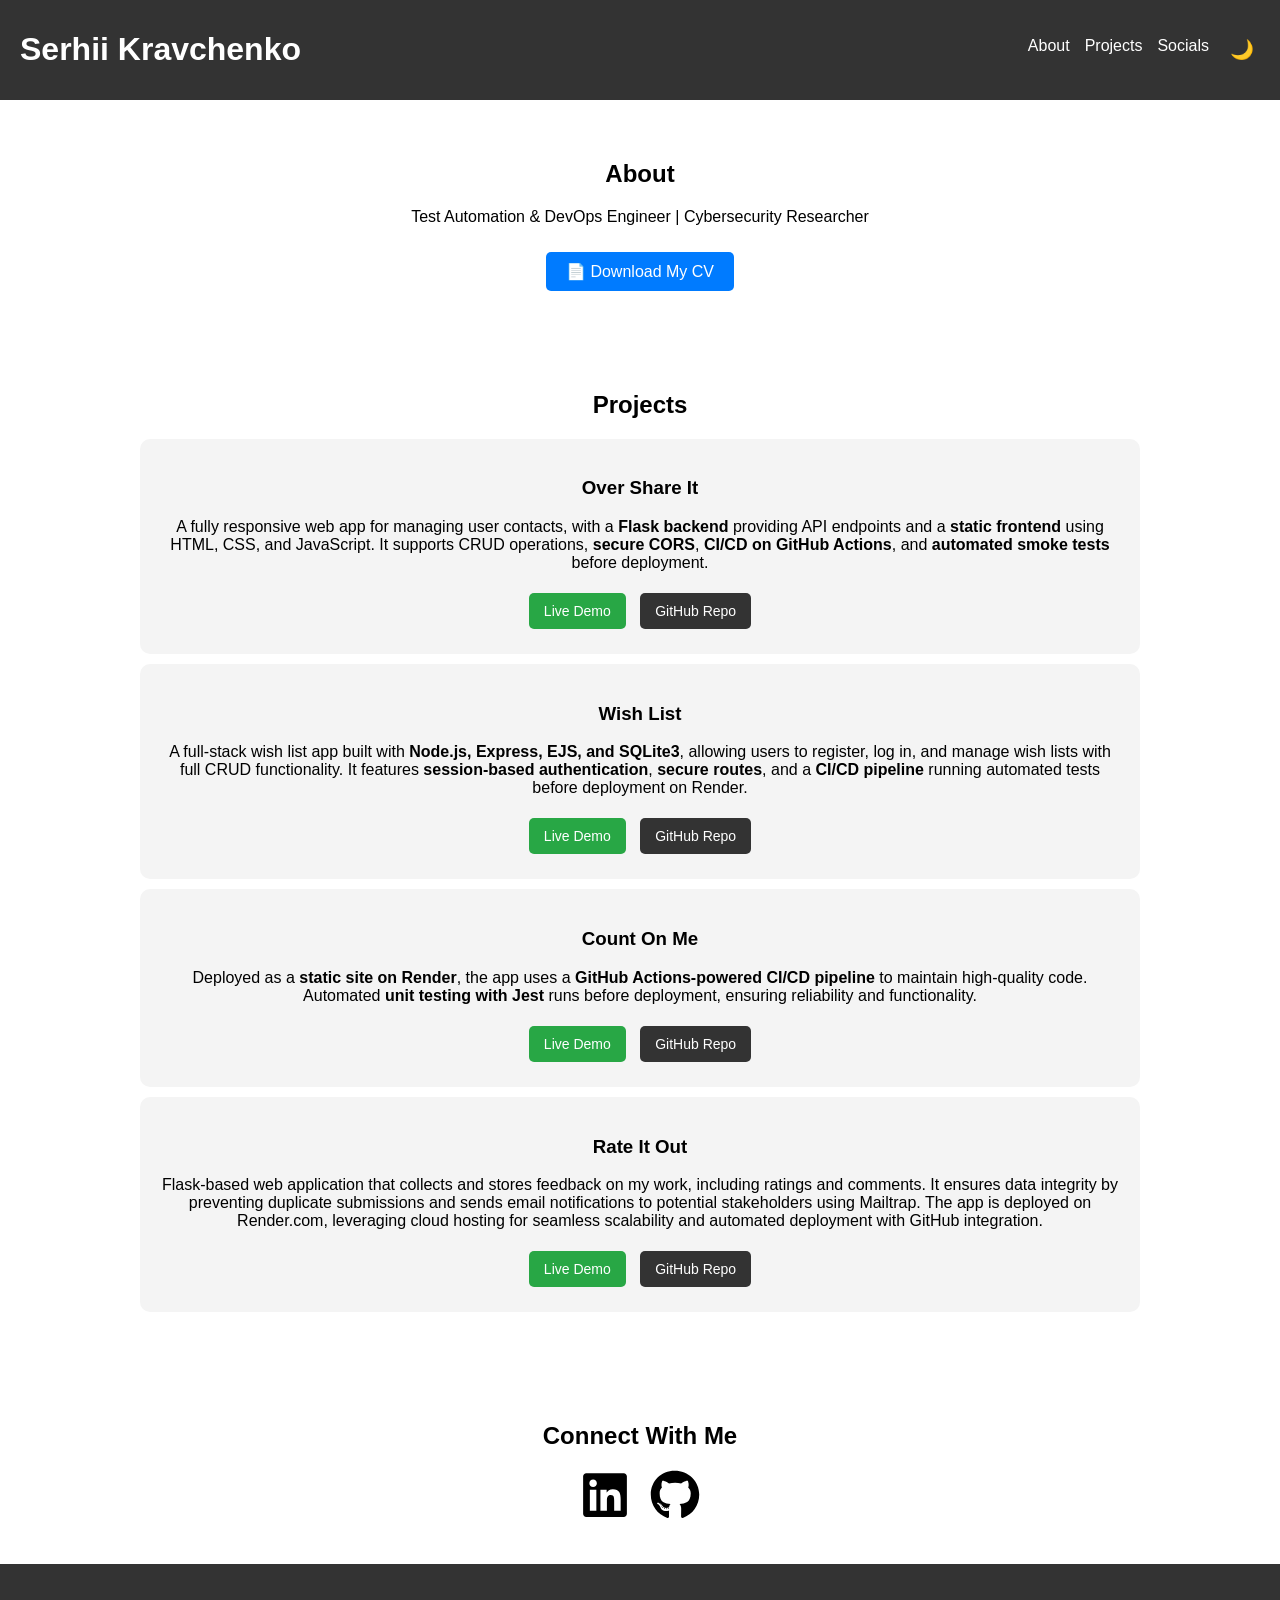
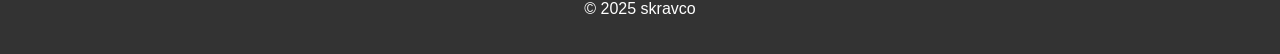
<file: index.html>
<!DOCTYPE html>
<html lang="en">

<head>
    <meta charset="UTF-8">
    <meta name="viewport" content="width=device-width, initial-scale=1.0">
    <title>Serhii's | Business Card</title>
    <link rel="stylesheet" href="styles.css">
    <script defer src="script.js"></script>
</head>

<body>
    <header>
        <h1>Serhii Kravchenko</h1>
        <nav>
            <ul>
                <li><a href="#about">About</a></li>
                <li><a href="#projects">Projects</a></li>
                <li><a href="#socials">Socials</a></li>
                <li><button id="dark-mode-toggle">🌙</button></li>
            </ul>
        </nav>
    </header>

    <section id="about">
        <h2>About</h2>
        <p> Test Automation & DevOps Engineer | Cybersecurity Researcher </p>
        <a href="assets/serhii_k_cv.pdf" download="serhii_k_cv.pdf">
            <button class="cv-button">📄 Download My CV</button>
        </a>
    </section>

    <section id="projects">
        <h2>Projects</h2>

        <div class="project">
            <h3>Over Share It</h3>
            <p>
            <p>A fully responsive web app for managing user contacts, with a <strong>Flask backend</strong> providing
                API endpoints and a <strong>static frontend</strong> using HTML, CSS, and JavaScript. It supports CRUD
                operations, <strong>secure CORS</strong>, <strong>CI/CD on GitHub Actions</strong>, and
                <strong>automated smoke tests</strong> before deployment.
            </p>

            </p>
            <div class="project-links">
                <a href="https://over-share-it-frontend.onrender.com" target="_blank" class="btn live-demo">Live
                    Demo</a>
                <a href="https://github.com/skravco/over-share-it-api" target="_blank" class="btn github-repo">GitHub
                    Repo</a>
            </div>
        </div>

        <div class="project">
            <h3>Wish List</h3>
            <p>A full-stack wish list app built with <strong>Node.js, Express, EJS, and SQLite3</strong>, allowing users
                to register, log in, and manage wish lists with full CRUD functionality. It features
                <strong>session-based authentication</strong>, <strong>secure routes</strong>, and a <strong>CI/CD
                    pipeline</strong> running automated tests before deployment on Render.
            </p>
            <div class="project-links">
                <a href="https://wish-list-h9fe.onrender.com" target="_blank" class="btn live-demo">Live Demo</a>
                <a href="https://github.com/skravco/wish-list" target="_blank" class="btn github-repo">GitHub Repo</a>
            </div>
        </div>

        <div class="project">
            <h3>Count On Me</h3>
            <p>Deployed as a <strong>static site on Render</strong>, the app uses a <strong>GitHub Actions-powered CI/CD
                    pipeline</strong> to maintain high-quality code. Automated <strong>unit testing with Jest</strong>
                runs before deployment, ensuring reliability and functionality.</p>

            <div class="project-links">
                <a href="https://count-on-me-e727.onrender.com" target="_blank" class="btn live-demo">Live Demo</a>
                <a href="https://github.com/skravco/count-on-me" target="_blank" class="btn github-repo">GitHub
                    Repo</a>
            </div>
        </div>

        <div class="project">
            <h3>Rate It Out</h3>
            <p>
                Flask-based web application that collects and stores feedback on my work, including ratings and
                comments.
                It ensures data integrity by preventing duplicate
                submissions and sends email notifications to potential stakeholders using Mailtrap. The app is deployed
                on Render.com,
                leveraging cloud hosting for seamless scalability and automated deployment with GitHub integration.
            </p>

            <div class="project-links">
                <a href="https://rate-it-out.onrender.com" target="_blank" class="btn live-demo">Live Demo</a>
                <a href="https://github.com/skravco/rate-it-out" target="_blank" class="btn github-repo">GitHub
                    Repo</a>
            </div>
        </div>

    </section>


    <section id="socials">
        <h2>Connect With Me</h2>
        <div class="social-icons">
            <a href="https://linkedin.com/in/skravco" target="_blank">
                <img src="assets/linkedin-brands.svg" alt="LinkedIn">
            </a>
            <a href="https://github.com/skravco" target="_blank">
                <img src="assets/github-brands.svg" alt="GitHub">
            </a>
        </div>
    </section>

    <footer>
        <p>© 2025 skravco </p>
    </footer>
</body>

</html>
</file>
<file: styles.css>
body {
    font-family: Arial, sans-serif;
    margin: 0;
    padding: 0;
    background-color: white;
    color: black;
}

header {
    background: #333;
    color: white;
    padding: 10px 20px;
    display: flex;
    justify-content: space-between;
    align-items: center;
}

nav ul {
    list-style: none;
    display: flex;
    gap: 15px;
}

nav ul li {
    display: inline;
}

nav ul li a {
    color: white;
    text-decoration: none;
}

#dark-mode-toggle {
    background: none;
    border: none;
    color: white;
    font-size: 1.2em;
    cursor: pointer;
}

section {
    padding: 40px;
    text-align: center;
}

.project {
    background: #f4f4f4;
    padding: 20px;
    margin: 10px auto;
    width: 80%;
    border-radius: 10px;
}

.project-links {
    margin-top: 10px;
}

.btn {
    display: inline-block;
    padding: 10px 15px;
    font-size: 14px;
    color: white;
    text-decoration: none;
    border-radius: 5px;
    margin: 5px;
    transition: transform 0.2s ease-in-out;
}

.live-demo {
    background: #28a745;
}

.github-repo {
    background: #333;
}

.btn:hover {
    transform: scale(1.1);
    opacity: 0.9;
}

.cv-button {
    background: #007bff;
    color: white;
    border: none;
    padding: 10px 20px;
    font-size: 16px;
    cursor: pointer;
    border-radius: 5px;
    margin-top: 10px;
}

.cv-button:hover {
    background: #0056b3;
}

.social-icons {
    display: flex;
    justify-content: center;
    gap: 20px;
    margin-top: 20px;
}

.social-icons img {
    width: 50px;
    height: 50px;
    transition: transform 0.3s ease-in-out;
}

.social-icons img:hover {
    transform: scale(1.2);
}

footer {
    text-align: center;
    padding: 20px;
    background: #333;
    color: white;
}

.dark-mode {
    background-color: black;
    color: white;
}

.dark-mode .project {
    background: #444;
}

.dark-mode .cv-button {
    background: #ff9800;
}

.dark-mode .cv-button:hover {
    background: #e68900;
}
</file>
